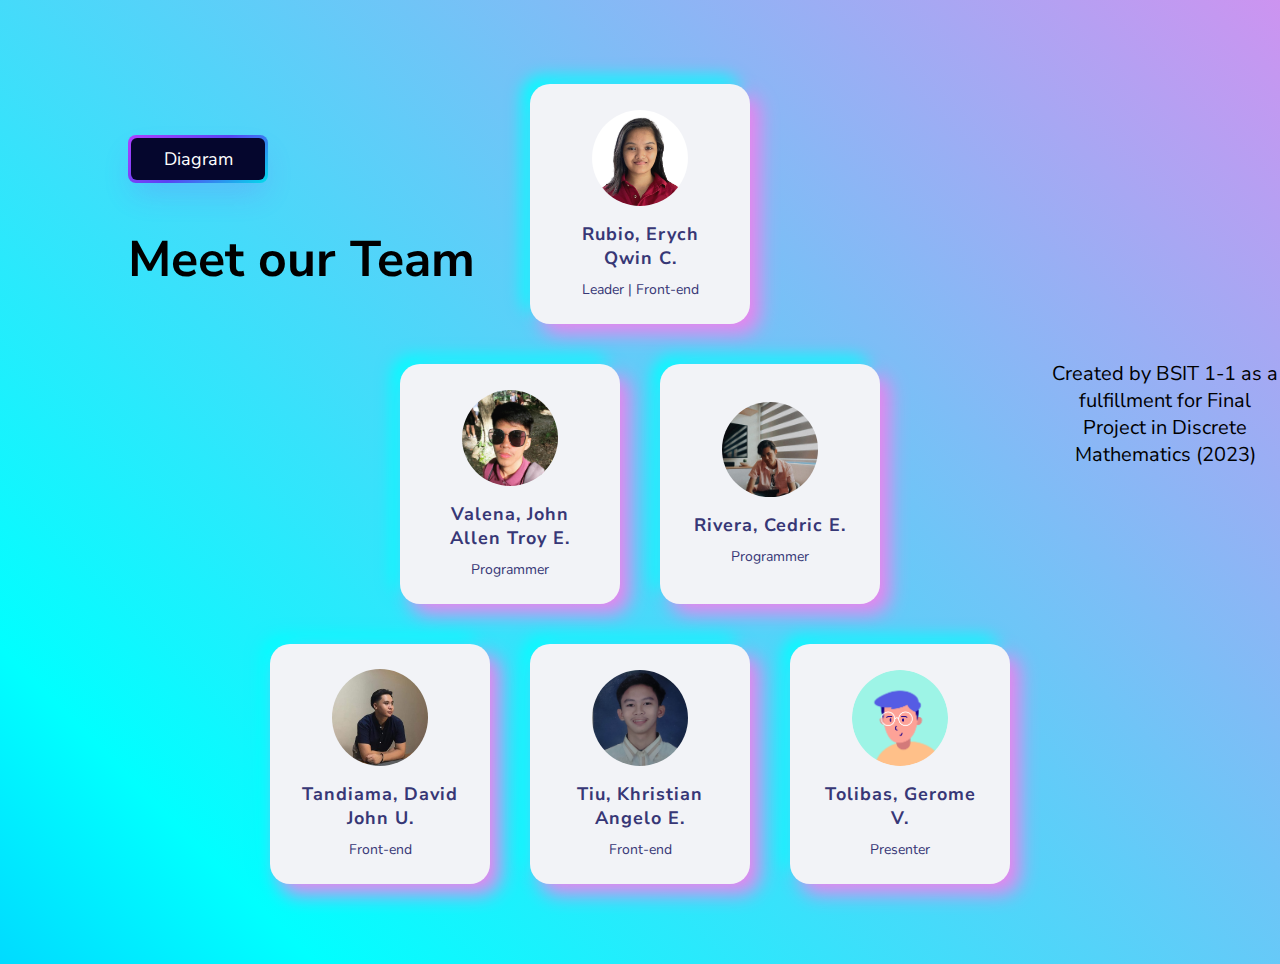
<file: members.html>
<!DOCTYPE html>
<html lang="en">
<head>
    <meta charset="UTF-8">
    <meta name="viewport" content="width=device-width, initial-scale=1.0">
    <title>Members Page</title>
    <link rel="stylesheet" href="memberstyles.css">
    <link rel="shortcut icon" href="imgs/logo.png" type="image/x-icon">
    <link rel="stylesheet" href="https://cdnjs.cloudflare.com/ajax/libs/font-awesome/6.4.0/css/all.min.css" integrity="sha512-iecdLmaskl7CVkqkXNQ/ZH/XLlvWZOJyj7Yy7tcenmpD1ypASozpmT/E0iPtmFIB46ZmdtAc9eNBvH0H/ZpiBw==" crossorigin="anonymous" referrerpolicy="no-referrer" />
</head>
<body>
    <div class="texts">
        <h1>Meet our Team</h1>
        <p>Created by BSIT 1-1 as a fulfillment for Final<br>Project in Discrete Mathematics (2023)</p>
        <!-- <span><a class="button" href="index.html">Diagram</a></span> -->

        <button onclick="window.location.href='index.html'">
            <span class="text"><i class="fa-solid fa-arrow-left"></i> Diagram</span>
          </button>
    </div>
    <div class="box">
        <div class="container">
            <div class="card">
                <div class="content">
                    <img class="member-img" src="imgs/erych.jpg" alt="">

                    <div class="content-box">
                        <h4>Rubio, Erych Qwin C.</h4>
                        <h5>Leader | Front-end </h5>
                    </div>
                </div>
            </div>
        </div>
        <div class="container1">
            <div class="card">
                <div class="content">
                    <img class="member-img" src="imgs/allen.jpg" alt="">

                    <div class="content-box">
                        <h4>Valena, John Allen Troy E.</h4>
                        <h5>Programmer</h5>
                    </div>
                </div>
            </div>
            <div class="card">
                <div class="content">
                    <img class="member-img" src="imgs/cedric.jpg" alt="">

                    <div class="content-box">
                        <h4>Rivera, Cedric E.</h4>
                        <h5>Programmer</h5>
                    </div>
                </div>
            </div>
        </div>
        <div class="container2">
            <div class="card">
                <div class="content">
                    <img class="member-img" src="imgs/david.jpg" alt="">

                    <div class="content-box">
                        <h4>Tandiama, David John U.</h4>
                        <h5>Front-end</h5>
                    </div>
                </div>
            </div>
            <div class="card">
                <div class="content">
                    <img class="member-img" src="imgs/khristian.jpg" alt="">

                    <div class="content-box">
                        <h4>Tiu, Khristian Angelo E.</h4>
                        <h5>Front-end</h5>
                    </div>
                </div>
            </div>
            <div class="card">
                <div class="content">
                    <img class="member-img" src="imgs/gerome.png" alt="">

                    <div class="content-box">
                        <h4>Tolibas, Gerome V.</h4>
                        <h5>Presenter</h5>
                    </div>
                </div>
            </div>
        </div>
    </div>
</body>
</html>
</file>
<file: memberstyles.css>
@import url('https://fonts.googleapis.com/css2?family=Nunito+Sans:wght@200;300;400;500;600;700;800&family=Poppins:wght@200;300;400;500;600;700;800&display=swap');

* {
    margin: 0;
    padding: 0;
    box-sizing: border-box;
    font-family: 'Nunito Sans', sans-serif;
}

body {  
    justify-content: center;
    align-items: center;
    min-height: 100vh;
    width: 100%;
    background: linear-gradient(45deg ,blue, cyan, violet, purple);
    background-size: 300% 300%;
    animation: color 12s ease-in-out infinite;
}

@keyframes color{
    0%{
        background-position: 0 50%;
    }
    50%{
        background-position: 100% 50%;
    }
    100%{
        background-position: 0 50%;
    }
}

   /* text a:active,
   button:hover {
    outline: 0;
   }
   
   .texts a:hover {
    background-color: rgb(5, 6, 45);
    padding: 16px 24px;
    border-radius: 6px; */
    /* width: 100%; */
    /* height: 100%; */
    /* transition: 300ms;
   }
   
   .texts a:hover {
    background: none;
   }
   
   .texts a:active {
    transform: scale(0.9);
   }

   .button-container {
    display: flex;
    gap: 1rem;
    margin-bottom: 2rem;
    margin-top: 2rem;
    justify-content:center;
} */

button {
    align-items: center;
    background-image: linear-gradient(144deg,#AF40FF, #5B42F3 50%,#00DDEB);
    border: 0;
    border-radius: 8px;
    box-shadow: rgba(151, 65, 252, 0.2) 0 15px 30px -5px;
    box-sizing: border-box;
    color: #FFFFFF;
    display: flex;
    font-family: 'Nunito Sans', sans-serif;
    font-size: 18px;
    justify-content: center;
    line-height: 1em;
    max-width: 100%;
    min-width: 140px;
    padding: 3px;
    text-decoration: none;
    user-select: none;
    -webkit-user-select: none;
    touch-action: manipulation;
    white-space: nowrap;
    cursor: pointer;
    transition: all .3s;

    position: absolute;
    left: 10%;
    top: 15%;
}
   
   button:active,
   button:hover {
    outline: 0;
   }
   
   button span {
    background-color: rgb(5, 6, 45);
    padding: 12px 20px;
    border-radius: 6px;
    width: 100%;
    height: 100%;
    transition: 300ms;
   }
   
   button:hover span {
    background: none;
   }
   
   button:active {
    transform: scale(0.9);
   }
.box {
    margin: 4rem;
}

.container {
    display: flex;
    justify-content: center;
    align-items: flex-start;
    flex-wrap: wrap;
}

.texts h1{
    position: absolute;
    top: 25%;
    left: 10%;
    float: left;
    font-size: 50px;
}

.texts p {
    position: absolute;
    bottom: 5%;
    top: 40%;
    padding-left: 1050px;
    font-size: 20px;
    text-align: center;
}

.texts a {
    position: absolute;
    top:15%;
    left: 10%;
    font-size: 30px;  
    color: #191938; 
    cursor: pointer;
    align-items: center;
    background-image: linear-gradient(144deg,#AF40FF, #5B42F3 50%,#00DDEB);
    border: 0;
    border-radius: 8px;
    box-shadow: rgba(151, 65, 252, 0.2) 0 15px 30px -5px;
    box-sizing: border-box;
    color: #FFFFFF;
    display: flex;
    font-family: 'Nunito Sans', sans-serif;
    justify-content: center;
    line-height: 1em;
    max-width: 100%;
    min-width: 140px;
    padding: 3px;
    touch-action: manipulation;
    white-space: nowrap;
    cursor: pointer;
    transition: all .3s;
}

.container .card {
    width: 220px;
    height: 240px;
    padding: 60px 30px;
    margin: 20px;
    background: #f2f3f7;
    box-shadow: 0.6em 0.6em 1.2em violet, -0.5em -0.5em 1em cyan;
    border-radius: 20px;
}

.container .card .content {
    display: flex;
    justify-content: center;
    align-items: center;
    flex-direction: column;
    height: 100%;
}

.container .card .content .image-box {
    width: 180px;
    height: 180px;
    border-radius: 50%;
    position: relative;
    margin-bottom: 20px;
    overflow: hidden;
}

.container .card .content .image-box img {
    position: absolute;
    top: 0;
    left: 0;
    width: 100%;
    height: 100%;
    object-fit: cover;
}

.container .card .content .content-box h4 {
    color: #373776;
    font-size: 18px;
    font-weight: bold;
    text-align: center;
    letter-spacing: 1px;
    margin-bottom: 10px;
}

.content-box h5 {
    color: #373776;
    font-size: 14px;
    font-weight: 400;
    text-align: center;
    margin-bottom: 0;
    /* font-style: italic; */
}

.container1 {
    display: flex;
    justify-content: center;
    align-items: flex-start;
    flex-wrap: wrap;
}

.container1 .card {
    width: 220px;
    height: 240px;
    padding: 60px 30px;
    margin: 20px;
    background: #f2f3f7;
    box-shadow: 0.6em 0.6em 1.2em violet, -0.5em -0.5em 1em cyan;
    border-radius: 20px;
}

.container1 .card .content {
    display: flex;
    justify-content: center;
    align-items: center;
    flex-direction: column;
    height: 100%;
}

.container1 .card .content .image-box {
    width: 180px;
    height: 180px;
    border-radius: 50%;
    position: relative;
    /* margin-bottom: 20px; */
    overflow: hidden;
}

.container1 .card .content .image-box img {
    position: absolute;
    top: 0;
    left: 0;
    width: 100%;
    height: 100%;
    object-fit: cover;
}

.container1 .card .content .content-box h4 {
    color: #373776;
    font-size: 18px;
    font-weight: bold;
    text-align: center;
    letter-spacing: 1px;
    margin-bottom: 10px;
}

.container2 {
    display: flex;
    justify-content: center;
    align-items: flex-start;
    flex-wrap: wrap;
}

.container2 .card {
    width: 220px;
    height: 240px;  
    padding: 60px 30px;
    margin: 20px;
    background: #f2f3f7;
    box-shadow: 0.6em 0.6em 1.2em violet, -0.5em -0.5em 1em cyan;
    border-radius: 20px;
}

.container2 .card .content {
    display: flex;
    justify-content: center;
    align-items: center;
    flex-direction: column;
    height: 100%;
}

.member-img {
    width: 6rem;
    height: auto;
    border-radius: 50%;
    margin-bottom: 1rem;
}

.container2 .card .content .content-box h4 {
    color: #373776;
    font-size: 18px;
    font-weight: bold;
    text-align: center;
    letter-spacing: 1px;
    margin-bottom: 10px;
}

footer {
    text-align: center;
    background-color: #191938;
    padding: 2rem;
    color: white;
}
</file>
